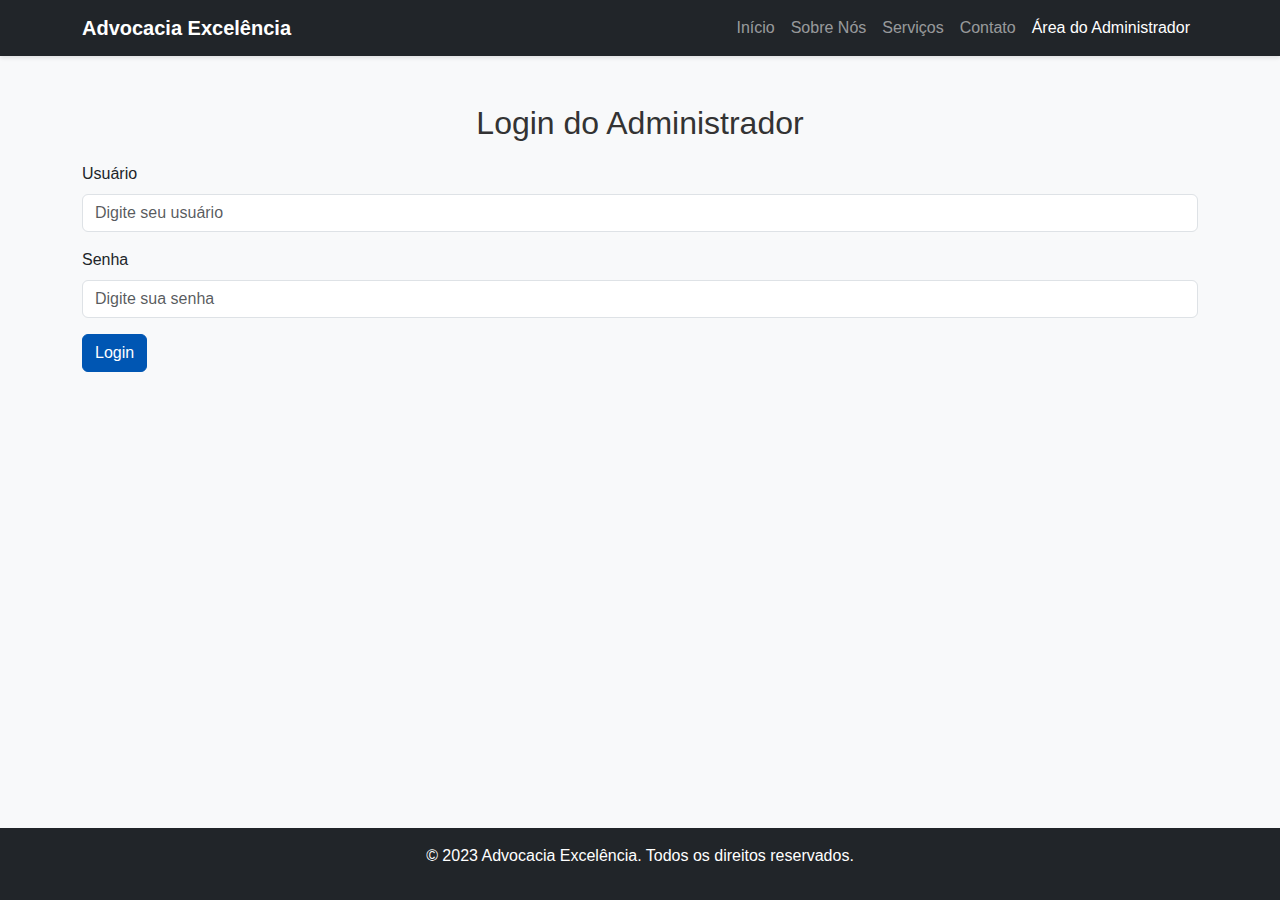
<file: admin_login.html>
<!DOCTYPE html>
<html lang="pt-BR">
<head>
    <meta charset="UTF-8">
    <meta name="viewport" content="width=device-width, initial-scale=1.0">
    <title>Área do Administrador - Advocacia Excelência</title>
    <link href="https://cdn.jsdelivr.net/npm/bootstrap@5.3.0-alpha1/dist/css/bootstrap.min.css" rel="stylesheet">
    <link rel="stylesheet" href="estilo.css"> <!-- Certifique-se de que este caminho está correto -->
</head>
<body>
    <nav class="navbar navbar-expand-lg navbar-dark bg-dark">
        <div class="container">
            <a class="navbar-brand" href="index.html">Advocacia Excelência</a>
            <button class="navbar-toggler" type="button" data-bs-toggle="collapse" data-bs-target="#navbarNav" aria-controls="navbarNav" aria-expanded="false" aria-label="Toggle navigation">
                <span class="navbar-toggler-icon"></span>
            </button>
            <div class="collapse navbar-collapse" id="navbarNav">
                <ul class="navbar-nav ms-auto">
                    <li class="nav-item">
                        <a class="nav-link" href="index.html">Início</a>
                    </li>
                    <li class="nav-item">
                        <a class="nav-link" href="sobre.html">Sobre Nós</a>
                    </li>
                    <li class="nav-item">
                        <a class="nav-link" href="servicos.html">Serviços</a>
                    </li>
                    <li class="nav-item">
                        <a class="nav-link" href="contato.html">Contato</a>
                    </li>
                    <li class="nav-item">
                        <a class="nav-link active" href="admin_login.html">Área do Administrador</a>
                    </li>
                </ul>
            </div>
        </div>
    </nav>

    <div class="container my-5">
        <h2 class="text-center">Login do Administrador</h2>
        <form id="adminLoginForm">
            <div class="mb-3">
                <label for="username" class="form-label">Usuário</label>
                <input type="text" class="form-control" id="username" placeholder="Digite seu usuário" required>
            </div>
            <div class="mb-3">
                <label for="password" class="form-label">Senha</label>
                <input type="password" class="form-control" id="password" placeholder="Digite sua senha" required>
            </div>
            <button type="submit" class="btn btn-primary">Login</button>
        </form>
        <div id="loginMessage" class="mt-3"></div>
    </div>

    <footer class="bg-dark text-white text-center py-3">
        <p>&copy; 2023 Advocacia Excelência. Todos os direitos reservados.</p>
    </footer>

    <script src="https://cdn.jsdelivr.net/npm/bootstrap@5.3.0-alpha1/dist/js/bootstrap.bundle.min.js"></script>
    <script src="admin_login.js"></script> <!-- Verifique se este caminho está correto -->
</body>
</html>
</file>
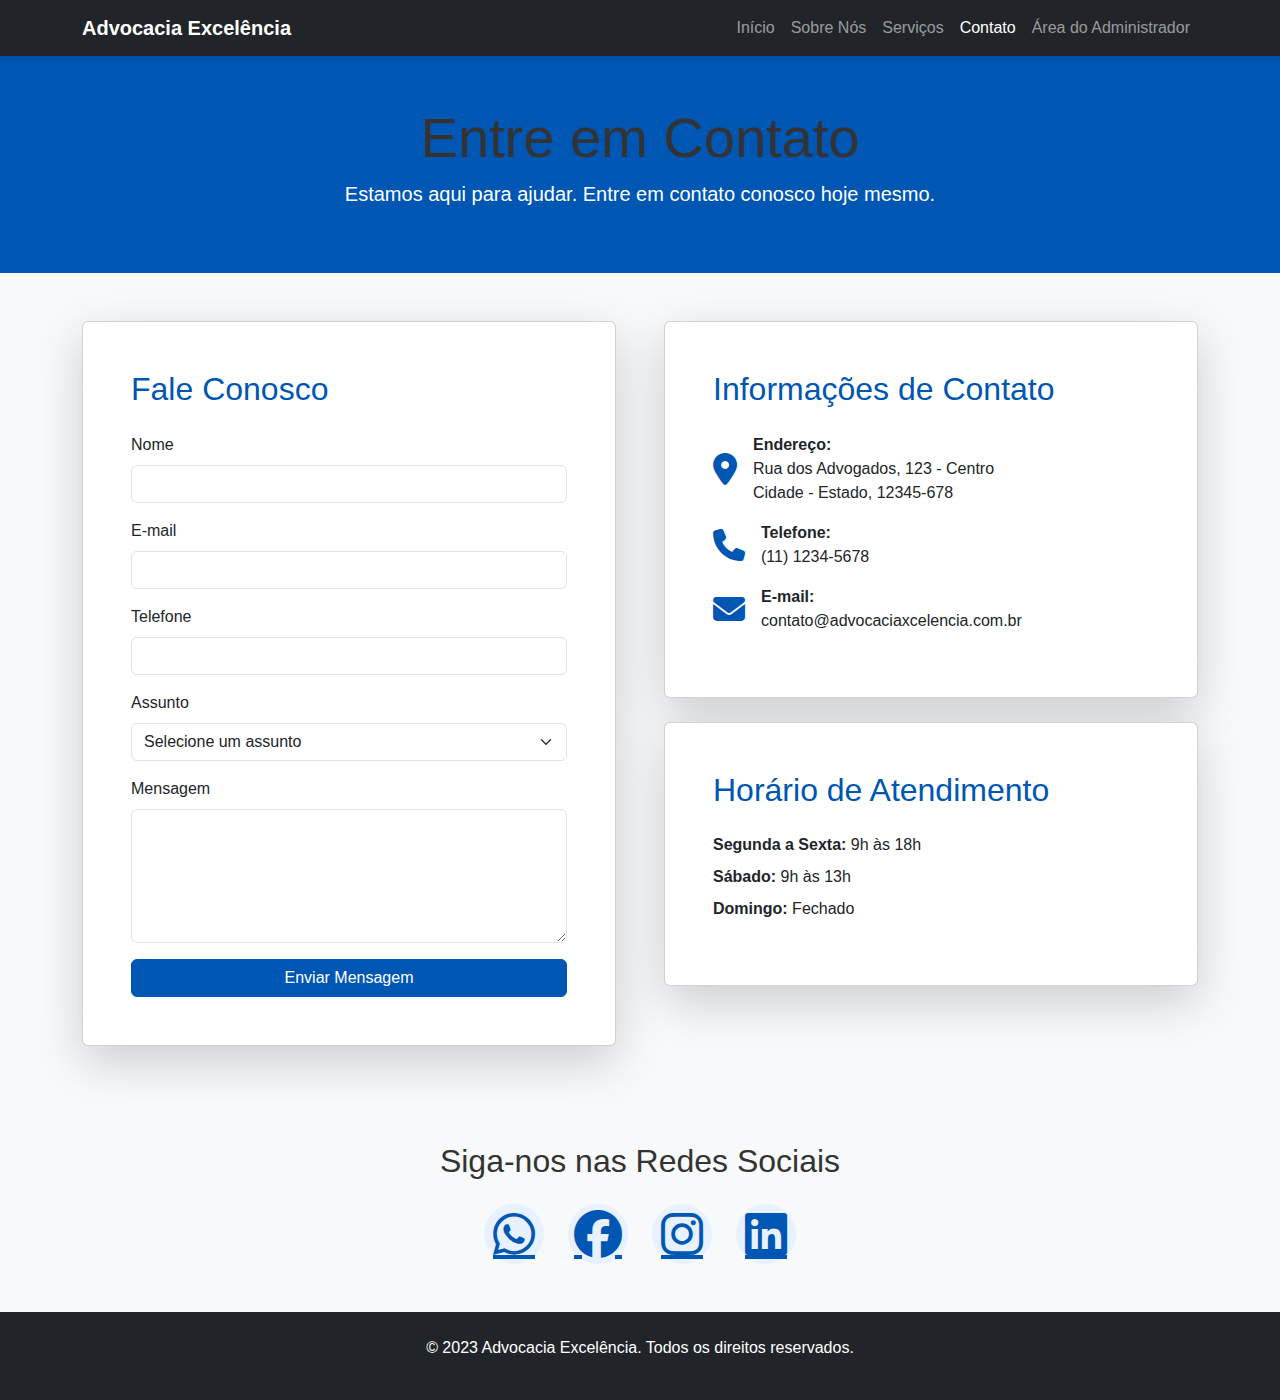
<file: contato.html>
<!DOCTYPE html>
<html lang="pt-BR">
<head>
    <meta charset="UTF-8">
    <meta name="viewport" content="width=device-width, initial-scale=1.0">
    <title>Contato - Advocacia Excelência</title>
    <link href="https://cdn.jsdelivr.net/npm/bootstrap@5.3.0-alpha1/dist/css/bootstrap.min.css" rel="stylesheet">
    <link rel="stylesheet" href="https://cdnjs.cloudflare.com/ajax/libs/font-awesome/6.1.1/css/all.min.css">
    <link rel="stylesheet" href="estilo.css">
</head>
<body>
    <nav class="navbar navbar-expand-lg navbar-dark bg-dark">
        <div class="container">
            <a class="navbar-brand" href="index.html">Advocacia Excelência</a>
            <button class="navbar-toggler" type="button" data-bs-toggle="collapse" data-bs-target="#navbarNav" aria-controls="navbarNav" aria-expanded="false" aria-label="Toggle navigation">
                <span class="navbar-toggler-icon"></span>
            </button>
            <div class="collapse navbar-collapse" id="navbarNav">
                <ul class="navbar-nav ms-auto">
                    <li class="nav-item">
                        <a class="nav-link" href="index.html">Início</a>
                    </li>
                    <li class="nav-item">
                        <a class="nav-link" href="sobre.html">Sobre Nós</a>
                    </li>
                    <li class="nav-item">
                        <a class="nav-link" href="servicos.html">Serviços</a>
                    </li>
                    <li class="nav-item">
                        <a class="nav-link active" href="contato.html">Contato</a>
                    </li>
                </li>
                <li class="nav-item">
                    <a class="nav-link" href="admin_login.html">Área do Administrador</a>
                </li>
                </ul>
            </div>
        </div>
    </nav>

    <header class="bg-primary text-white text-center py-5">
        <div class="container">
            <h1 class="display-4">Entre em Contato</h1>
            <p class="lead">Estamos aqui para ajudar. Entre em contato conosco hoje mesmo.</p>
        </div>
    </header>

    <main class="container my-5">
        <div class="row g-5">
            <div class="col-lg-6">
                <div class="card shadow-lg">
                    <div class="card-body p-5">
                        <h2 class="card-title mb-4">Fale Conosco</h2>
                        <form>
                            <div class="mb-3">
                                <label for="nome" class="form-label">Nome</label>
                                <input type="text" class="form-control" id="nome" required>
                            </div>
                            <div class="mb-3">
                                <label for="email" class="form-label">E-mail</label>
                                <input type="email" class="form-control" id="email" required>
                            </div>
                            <div class="mb-3">
                                <label for="telefone" class="form-label">Telefone</label>
                                <input type="tel" class="form-control" id="telefone">
                            </div>
                            <div class="mb-3">
                                <label for="assunto" class="form-label">Assunto</label>
                                <select class="form-select" id="assunto" required>
                                    <option value="">Selecione um assunto</option>
                                    <option value="consultoria">Consultoria Jurídica</option>
                                    <option value="processo">Abertura de Processo</option>
                                    <option value="duvida">Dúvida Geral</option>
                                    <option value="outro">Outro</option>
                                </select>
                            </div>
                            <div class="mb-3">
                                <label for="mensagem" class="form-label">Mensagem</label>
                                <textarea class="form-control" id="mensagem" rows="5" required></textarea>
                            </div>
                            <button type="submit" class="btn btn-primary w-100">Enviar Mensagem</button>
                        </form>
                    </div>
                </div>
            </div>
            <div class="col-lg-6">
                <div class="card shadow-lg mb-4">
                    <div class="card-body p-5">
                        <h2 class="card-title mb-4">Informações de Contato</h2>
                        <ul class="list-unstyled">
                            <li class="mb-3 d-flex align-items-center">
                                <i class="fas fa-map-marker-alt fa-2x text-primary me-3"></i>
                                <div>
                                    <strong>Endereço:</strong><br>
                                    Rua dos Advogados, 123 - Centro<br>
                                    Cidade - Estado, 12345-678
                                </div>
                            </li>
                            <li class="mb-3 d-flex align-items-center">
                                <i class="fas fa-phone fa-2x text-primary me-3"></i>
                                <div>
                                    <strong>Telefone:</strong><br>
                                    (11) 1234-5678
                                </div>
                            </li>
                            <li class="mb-3 d-flex align-items-center">
                                <i class="fas fa-envelope fa-2x text-primary me-3"></i>
                                <div>
                                    <strong>E-mail:</strong><br>
                                    contato@advocaciaxcelencia.com.br
                                </div>
                            </li>
                        </ul>
                    </div>
                </div>
                <div class="card shadow-lg">
                    <div class="card-body p-5">
                        <h2 class="card-title mb-4">Horário de Atendimento</h2>
                        <ul class="list-unstyled">
                            <li class="mb-2"><strong>Segunda a Sexta:</strong> 9h às 18h</li>
                            <li class="mb-2"><strong>Sábado:</strong> 9h às 13h</li>
                            <li><strong>Domingo:</strong> Fechado</li>
                        </ul>
                    </div>
                </div>
            </div>
        </div>
    </main>

    <section class="bg-light py-5">
        <div class="container text-center">
            <h2 class="mb-4">Siga-nos nas Redes Sociais</h2>
            <div class="social-icons">
                <a href="#" class="me-4"><i class="fab fa-whatsapp fa-3x"></i></a>
                <a href="#" class="me-4"><i class="fab fa-facebook fa-3x"></i></a>
                <a href="#" class="me-4"><i class="fab fa-instagram fa-3x"></i></a>
                <a href="#"><i class="fab fa-linkedin fa-3x"></i></a>
            </div>
        </div>
    </section>

    <footer class="bg-dark text-white text-center py-4">
        <div class="container">
            <p>&copy; 2023 Advocacia Excelência. Todos os direitos reservados.</p>
        </div>
    </footer>

    <script src="https://cdn.jsdelivr.net/npm/bootstrap@5.3.0-alpha1/dist/js/bootstrap.bundle.min.js"></script>
</body>
</html>
</file>
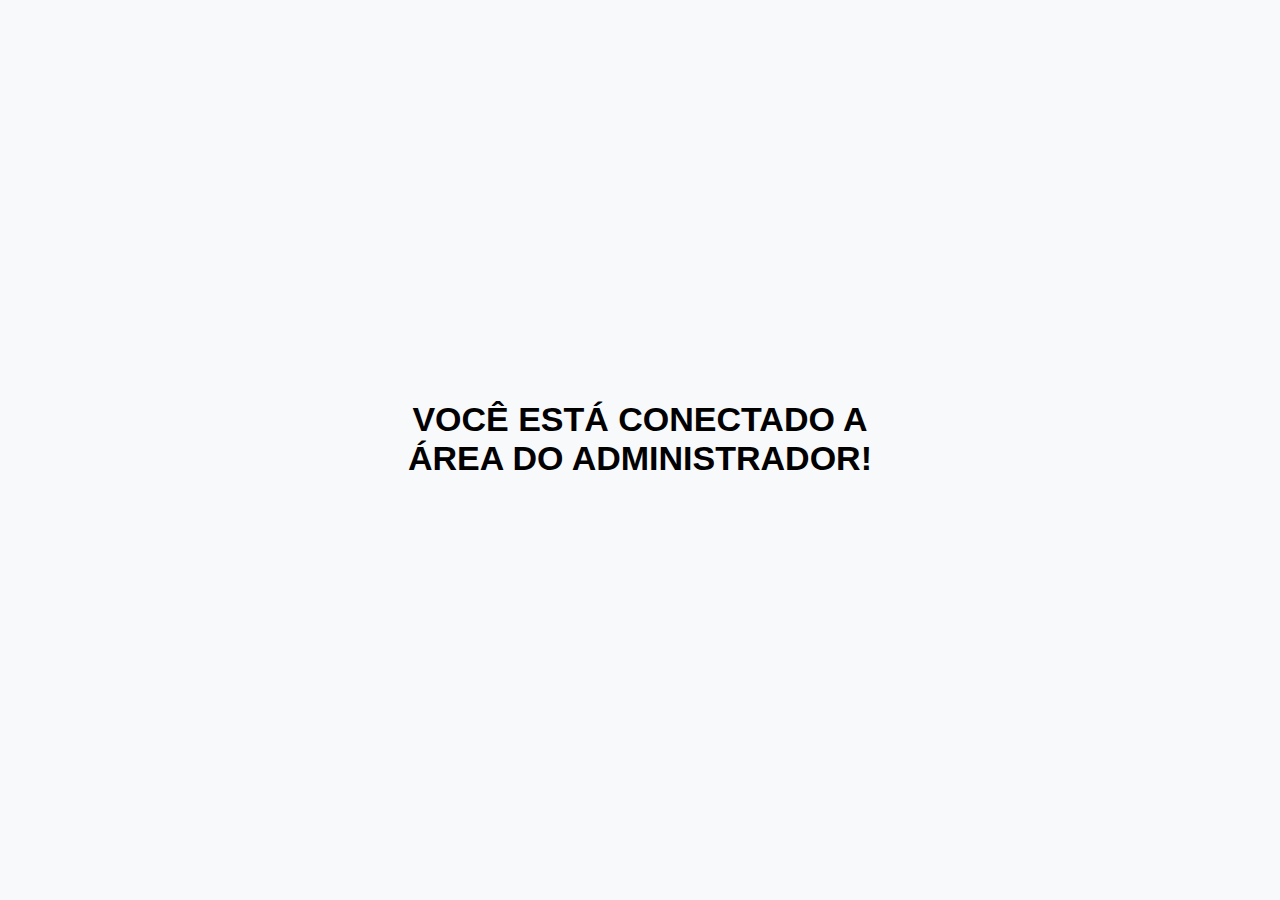
<file: direcionamento.html>
<!DOCTYPE html>
<html lang="BR">
<head>
    <meta charset="UTF-8">
    <meta name="viewport" content="width=device-width, initial-scale=1.0">
    <title>Área do aministrador</title>
    <link rel="stylesheet" href="estilo.css">
</head>
<body>
    <div class="message">
        VOCÊ ESTÁ CONECTADO A ÁREA DO ADMINISTRADOR!
    </div>
   
</body>
</html>
</file>
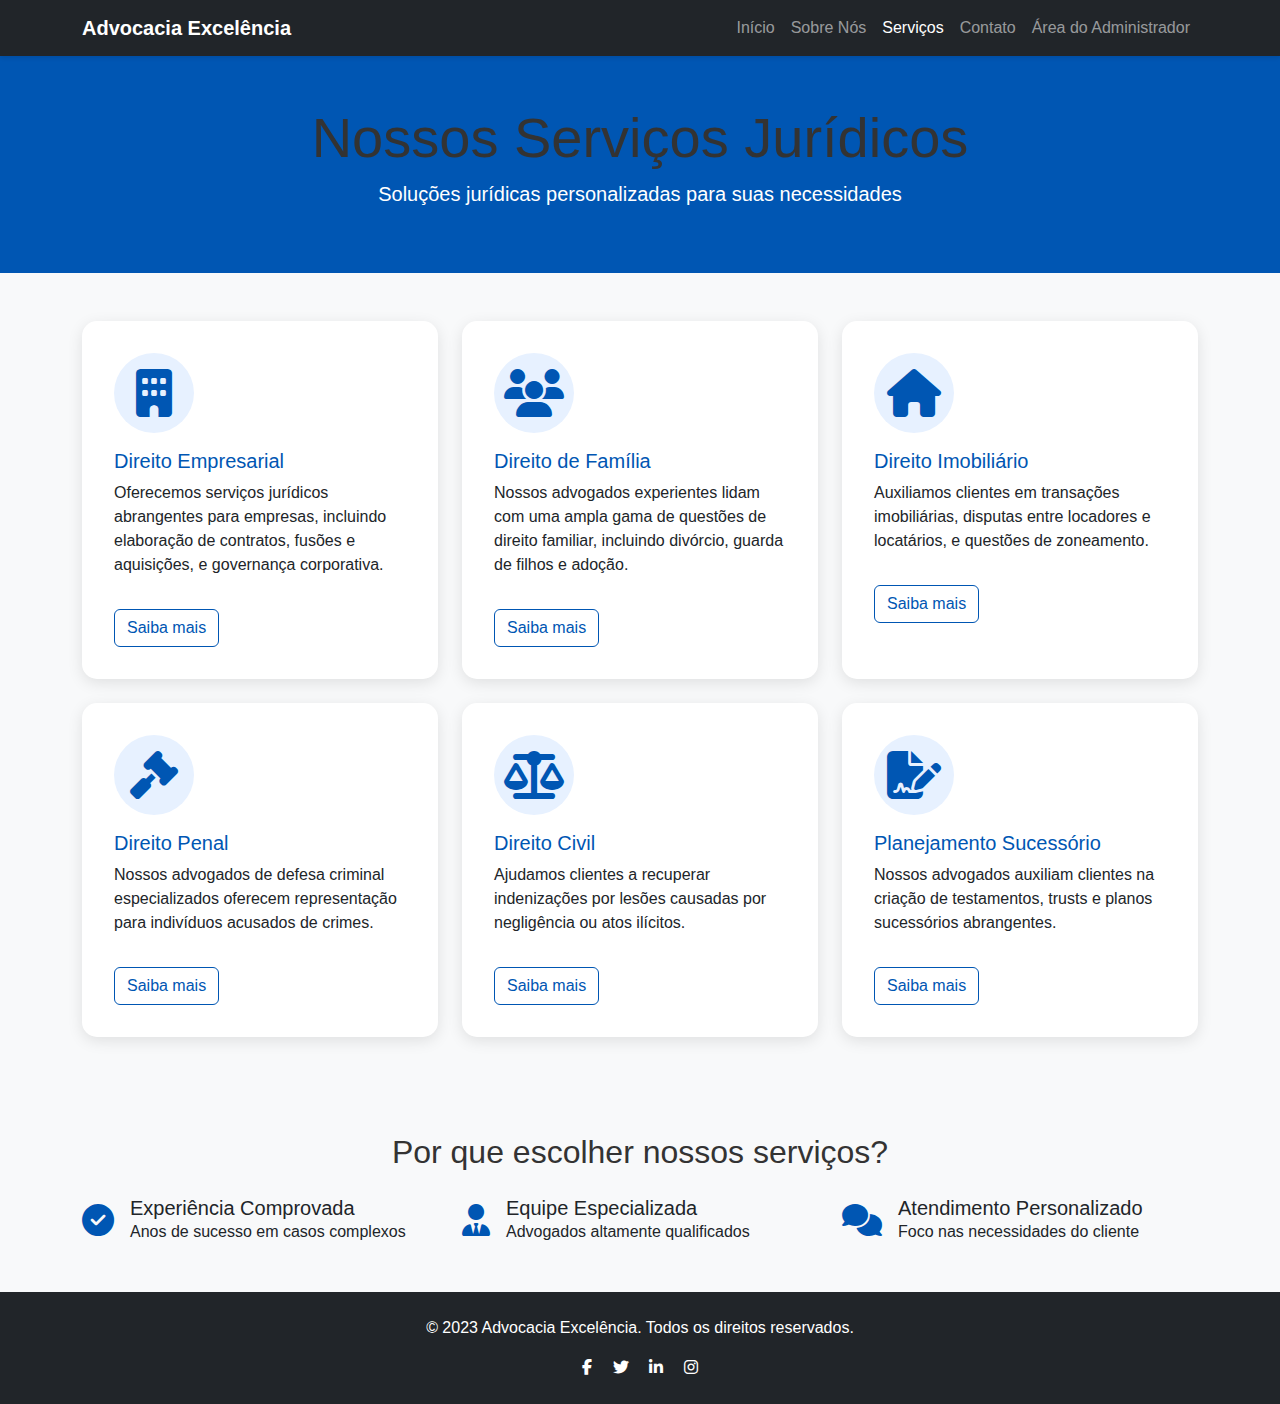
<file: servicos.html>
<!DOCTYPE html>
<html lang="pt-BR">
<head>
    <meta charset="UTF-8">
    <meta name="viewport" content="width=device-width, initial-scale=1.0">
    <title>Nossos Serviços - Advocacia Excelência</title>
    <link href="https://cdn.jsdelivr.net/npm/bootstrap@5.3.0-alpha1/dist/css/bootstrap.min.css" rel="stylesheet">
    <link rel="stylesheet" href="https://cdnjs.cloudflare.com/ajax/libs/font-awesome/6.1.1/css/all.min.css">
    <link rel="stylesheet" href="estilo.css">
</head>
<body>
    <nav class="navbar navbar-expand-lg navbar-dark bg-dark">
        <div class="container">
            <a class="navbar-brand" href="index.html">Advocacia Excelência</a>
            <button class="navbar-toggler" type="button" data-bs-toggle="collapse" data-bs-target="#navbarNav" aria-controls="navbarNav" aria-expanded="false" aria-label="Toggle navigation">
                <span class="navbar-toggler-icon"></span>
            </button>
            <div class="collapse navbar-collapse" id="navbarNav">
                <ul class="navbar-nav ms-auto">
                    <li class="nav-item">
                        <a class="nav-link" href="index.html">Início</a>
                    </li>
                    <li class="nav-item">
                        <a class="nav-link" href="sobre.html">Sobre Nós</a>
                    </li>
                    <li class="nav-item">
                        <a class="nav-link active" href="servicos.html">Serviços</a>
                    </li>
                    <li class="nav-item">
                        <a class="nav-link" href="contato.html">Contato</a>
                    </li>
                </li>
                <li class="nav-item">
                    <a class="nav-link" href="admin_login.html">Área do Administrador</a>
                </li>
                </ul>
            </div>
        </div>
    </nav>

    <header class="bg-primary text-white text-center py-5">
        <div class="container">
            <h1 class="display-4">Nossos Serviços Jurídicos</h1>
            <p class="lead">Soluções jurídicas personalizadas para suas necessidades</p>
        </div>
    </header>

    <main class="container my-5">
        <div class="row row-cols-1 row-cols-md-2 row-cols-lg-3 g-4">
            <div class="col">
                <div class="card h-100 service-card">
                    <div class="card-body">
                        <div class="icon-wrapper mb-3">
                            <i class="fas fa-building fa-3x text-primary"></i>
                        </div>
                        <h5 class="card-title">Direito Empresarial</h5>
                        <p class="card-text">Oferecemos serviços jurídicos abrangentes para empresas, incluindo elaboração de contratos, fusões e aquisições, e governança corporativa.</p>
                        <a href="#" class="btn btn-outline-primary mt-3">Saiba mais</a>
                    </div>
                </div>
            </div>
            <div class="col">
                <div class="card h-100 service-card">
                    <div class="card-body">
                        <div class="icon-wrapper mb-3">
                            <i class="fas fa-users fa-3x text-primary"></i>
                        </div>
                        <h5 class="card-title">Direito de Família</h5>
                        <p class="card-text">Nossos advogados experientes lidam com uma ampla gama de questões de direito familiar, incluindo divórcio, guarda de filhos e adoção.</p>
                        <a href="#" class="btn btn-outline-primary mt-3">Saiba mais</a>
                    </div>
                </div>
            </div>
            <div class="col">
                <div class="card h-100 service-card">
                    <div class="card-body">
                        <div class="icon-wrapper mb-3">
                            <i class="fas fa-home fa-3x text-primary"></i>
                        </div>
                        <h5 class="card-title">Direito Imobiliário</h5>
                        <p class="card-text">Auxiliamos clientes em transações imobiliárias, disputas entre locadores e locatários, e questões de zoneamento.</p>
                        <a href="#" class="btn btn-outline-primary mt-3">Saiba mais</a>
                    </div>
                </div>
            </div>
            <div class="col">
                <div class="card h-100 service-card">
                    <div class="card-body">
                        <div class="icon-wrapper mb-3">
                            <i class="fas fa-gavel fa-3x text-primary"></i>
                        </div>
                        <h5 class="card-title">Direito Penal</h5>
                        <p class="card-text">Nossos advogados de defesa criminal especializados oferecem representação para indivíduos acusados de crimes.</p>
                        <a href="#" class="btn btn-outline-primary mt-3">Saiba mais</a>
                    </div>
                </div>
            </div>
            <div class="col">
                <div class="card h-100 service-card">
                    <div class="card-body">
                        <div class="icon-wrapper mb-3">
                            <i class="fas fa-balance-scale fa-3x text-primary"></i>
                        </div>
                        <h5 class="card-title">Direito Civil</h5>
                        <p class="card-text">Ajudamos clientes a recuperar indenizações por lesões causadas por negligência ou atos ilícitos.</p>
                        <a href="#" class="btn btn-outline-primary mt-3">Saiba mais</a>
                    </div>
                </div>
            </div>
            <div class="col">
                <div class="card h-100 service-card">
                    <div class="card-body">
                        <div class="icon-wrapper mb-3">
                            <i class="fas fa-file-signature fa-3x text-primary"></i>
                        </div>
                        <h5 class="card-title">Planejamento Sucessório</h5>
                        <p class="card-text">Nossos advogados auxiliam clientes na criação de testamentos, trusts e planos sucessórios abrangentes.</p>
                        <a href="#" class="btn btn-outline-primary mt-3">Saiba mais</a>
                    </div>
                </div>
            </div>
        </div>
    </main>

    <section class="bg-light py-5">
        <div class="container">
            <h2 class="text-center mb-4">Por que escolher nossos serviços?</h2>
            <div class="row g-4">
                <div class="col-md-4">
                    <div class="d-flex align-items-center">
                        <i class="fas fa-check-circle text-primary fa-2x me-3"></i>
                        <div>
                            <h5 class="mb-0">Experiência Comprovada</h5>
                            <p class="mb-0">Anos de sucesso em casos complexos</p>
                        </div>
                    </div>
                </div>
                <div class="col-md-4">
                    <div class="d-flex align-items-center">
                        <i class="fas fa-user-tie text-primary fa-2x me-3"></i>
                        <div>
                            <h5 class="mb-0">Equipe Especializada</h5>
                            <p class="mb-0">Advogados altamente qualificados</p>
                        </div>
                    </div>
                </div>
                <div class="col-md-4">
                    <div class="d-flex align-items-center">
                        <i class="fas fa-comments text-primary fa-2x me-3"></i>
                        <div>
                            <h5 class="mb-0">Atendimento Personalizado</h5>
                            <p class="mb-0">Foco nas necessidades do cliente</p>
                        </div>
                    </div>
                </div>
            </div>
        </div>
    </section>

    <footer class="bg-dark text-white text-center py-4">
        <div class="container">
            <p>&copy; 2023 Advocacia Excelência. Todos os direitos reservados.</p>
            <div class="mt-3">
                <a href="#" class="text-white me-3"><i class="fab fa-facebook-f"></i></a>
                <a href="#" class="text-white me-3"><i class="fab fa-twitter"></i></a>
                <a href="#" class="text-white me-3"><i class="fab fa-linkedin-in"></i></a>
                <a href="#" class="text-white"><i class="fab fa-instagram"></i></a>
            </div>
        </div>
    </footer>

    <script src="https://cdn.jsdelivr.net/npm/bootstrap@5.3.0-alpha1/dist/js/bootstrap.bundle.min.js"></script>
</body>
</html>
</file>
<file: estilo.css>
body {
    font-family: 'Arial', sans-serif;
}

.navbar {
    box-shadow: 0 2px 4px rgba(0, 0, 0, 0.1);
}

.navbar-brand {
    font-weight: bold;
}

.carousel-item {
    height: 90vh;
    min-height: 300px;
    background: no-repeat center center scroll;
    -webkit-background-size: cover;
    -moz-background-size: cover;
    -o-background-size: cover;
    background-size: cover;
}

/* .carousel-caption {
    background-color: rgba(0, 0, 0, 0.5);
    padding: 0px;
    border-radius: 10px;
}*/

h1, h2, h3 {
    color: #333;
}

.card {
    transition: transform 0.3s, box-shadow 0.3s;
}

.card:hover {
    transform: translateY(-5px);
    box-shadow: 0 4px 15px rgba(0, 0, 0, 0.1);
}

.social-icons a {
    color: #0056b3;
    transition: color 0.3s;
}

.social-icons a:hover {
    color: #003d7a;
}

@media (max-width: 768px) {
    .carousel-item {
        height: 50vh;
    }
}

/* Estilos para a página Sobre Nós */
.bg-primary {
    background-color: #0056b3 !important;
}

.accordion-button:not(.collapsed) {
    background-color: #e7f1ff;
    color: #0056b3;
}

.accordion-button:focus {
    box-shadow: 0 0 0 0.25rem rgba(0, 86, 179, 0.25);
}

.list-group-item i {
    width: 25px;
}

.shadow-lg {
    box-shadow: 0 1rem 3rem rgba(0,0,0,.175) !important;
}

.card-title {
    color: #0056b3;
}

.fas {
    color: #0056b3;
}

/* Estilos para a página de Serviços */
.service-card {
    border: none;
    border-radius: 15px;
    overflow: hidden;
    box-shadow: 0 4px 15px rgba(0, 0, 0, 0.1);
}

.service-card .card-body {
    padding: 2rem;
}

.icon-wrapper {
    background-color: #e7f1ff;
    width: 80px;
    height: 80px;
    border-radius: 50%;
    display: flex;
    justify-content: center;
    align-items: center;
    margin-bottom: 1rem;
}

.icon-wrapper i {
    color: #0056b3;
}

.btn-outline-primary {
    color: #0056b3;
    border-color: #0056b3;
}

.btn-outline-primary:hover {
    background-color: #0056b3;
    color: #fff;
}

.bg-light {
    background-color: #f8f9fa !important;
}

.text-primary {
    color: #0056b3 !important;
}

/* Novos estilos para a página de Contato */
.form-control:focus, .form-select:focus {
    border-color: #0056b3;
    box-shadow: 0 0 0 0.25rem rgba(0, 86, 179, 0.25);
}

.btn-primary {
    background-color: #0056b3;
    border-color: #0056b3;
}

.btn-primary:hover {
    background-color: #003d7a;
    border-color: #003d7a;
}

.social-icons {
    display: flex;
    justify-content: center;
    align-items: center;
}

.social-icons a {
    display: inline-flex;
    justify-content: center;
    align-items: center;
    width: 60px;
    height: 60px;
    border-radius: 50%;
    background-color: #e7f1ff;
    transition: all 0.3s ease;
}

.social-icons a:hover {
    background-color: #0056b3;
    color: #fff;
}


/* Adicione aqui suas regras de estilo personalizadas */
body {
    background-color: #f8f9fa; /* Cor de fundo */
}

h2 {
    margin-bottom: 20px; /* Espaçamento abaixo do título */
}







/* Add these styles to your existing CSS file */

.card-header h2 {
    color: #0056b3;
}

#loginMessage {
    font-weight: bold;
}

#loginMessage.success {
    color: #28a745;
}

#loginMessage.error {
    color: #dc3545;
}





html, body {
    height: 100%;
    margin: 0;
    display: flex;
    flex-direction: column;
}

.container {
    flex: 1; /* Isso faz com que o contêiner principal ocupe o espaço restante */
}

footer {
    margin-top: auto; /* Isso empurra o rodapé para o fundo */
}









.message {
   
    text-align: center; /* Centraliza o texto */
    font-size: 34px; /* Tamanho da fonte */
    font-weight: bold; /* Negrito */
    margin: 400px;
}
</file>
